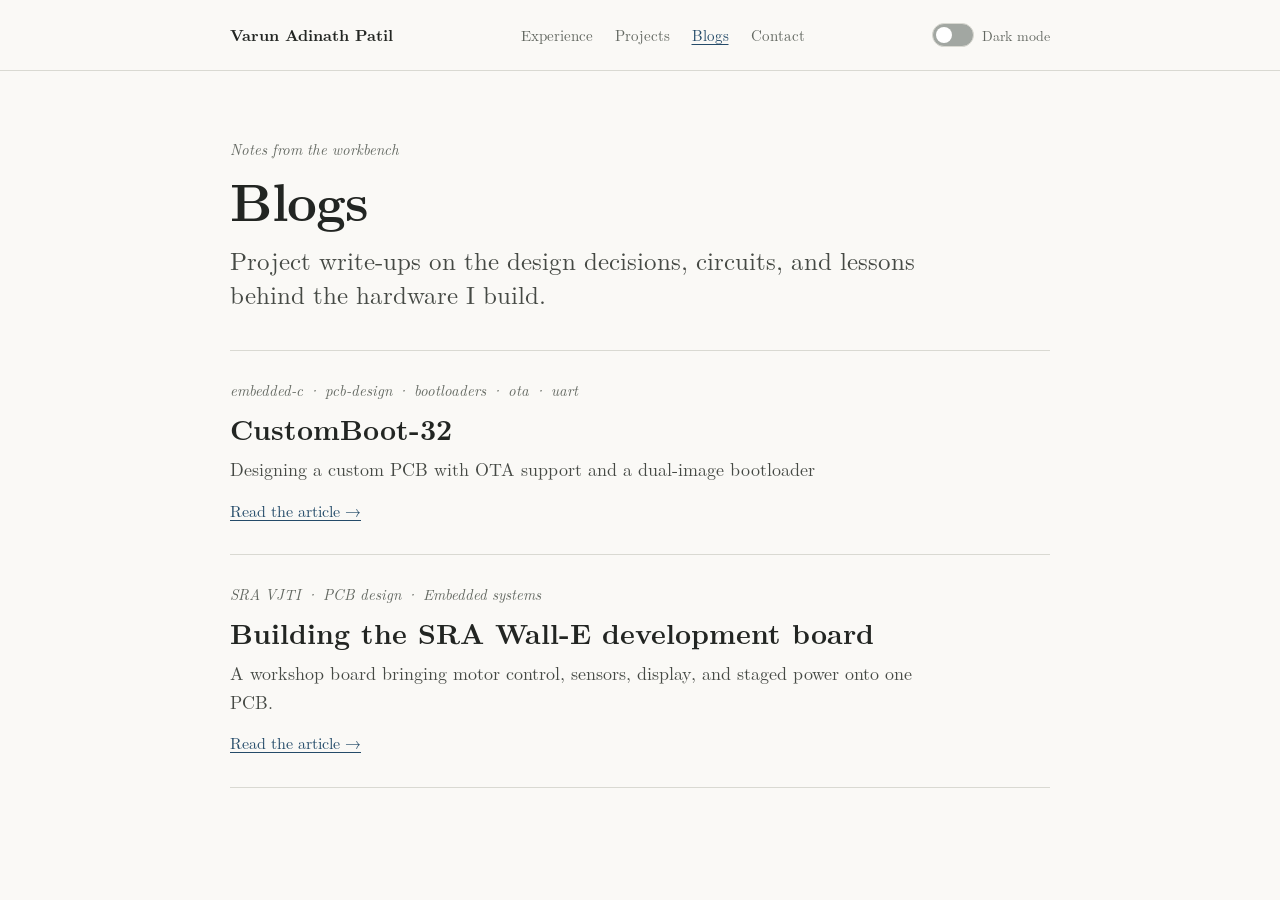
<file: blogs/index.html>
<!doctype html>
<html lang="en">

<head>
  <meta charset="utf-8">
  <meta name="viewport" content="width=device-width, initial-scale=1">
  <meta name="description" content="Engineering notes on analog electronics, embedded systems, and PCB design by Varun Patil.">
  <meta name="theme-color" content="#faf9f6">
  <title>Blogs — Varun Adinath Patil</title>
  <link rel="icon" type="image/svg+xml" href="../assets/favicon.svg?v=2">
  <link rel="icon" href="../assets/Varun.ico?v=2" sizes="16x16 24x24 32x32 48x48 64x64">
  <script>try { if (localStorage.getItem("portfolio-theme") === "dark") document.documentElement.dataset.theme = "dark"; } catch (_) {}</script>
  <script src="../assets/theme.js" defer></script>
  <link rel="stylesheet" href="blog.css">
</head>

<body>
  <header class="site-header">
    <div class="wrap">
      <a class="brand" href="../index.html">Varun Adinath Patil</a>
      <nav class="site-nav" aria-label="Primary"><a href="../index.html#experience">Experience</a><a href="../index.html#work">Projects</a><a href="index.html" aria-current="page">Blogs</a><a href="../index.html#contact">Contact</a></nav>
      <button class="theme-toggle" type="button" role="switch" aria-label="Dark mode" aria-checked="false"><span class="theme-toggle-track" aria-hidden="true"><span class="theme-toggle-knob"></span></span><span>Dark mode</span></button>
    </div>
  </header>

  <main class="wrap">
    <p class="eyebrow">Notes from the workbench</p>
    <h1>Blogs</h1>
    <p class="page-lead">Project write-ups on the design decisions, circuits, and lessons behind the hardware I build.</p>

    <section class="post-list" aria-label="Blog posts">
      <a class="post-card" href="customboot-32.html">
        <p class="post-meta">embedded-c · pcb-design · bootloaders · ota · uart</p>
        <h2>CustomBoot-32</h2>
        <p>Designing a custom PCB with OTA support and a dual-image bootloader</p>
        <span class="read-link">Read the article →</span>
      </a>
      <a class="post-card" href="sra-board.html">
        <p class="post-meta">SRA VJTI · PCB design · Embedded systems</p>
        <h2>Building the SRA Wall-E development board</h2>
        <p>A workshop board bringing motor control, sensors, display, and staged power onto one PCB.</p>
        <span class="read-link">Read the article →</span>
      </a>
    </section>
  </main>
</body>

</html>
</file>
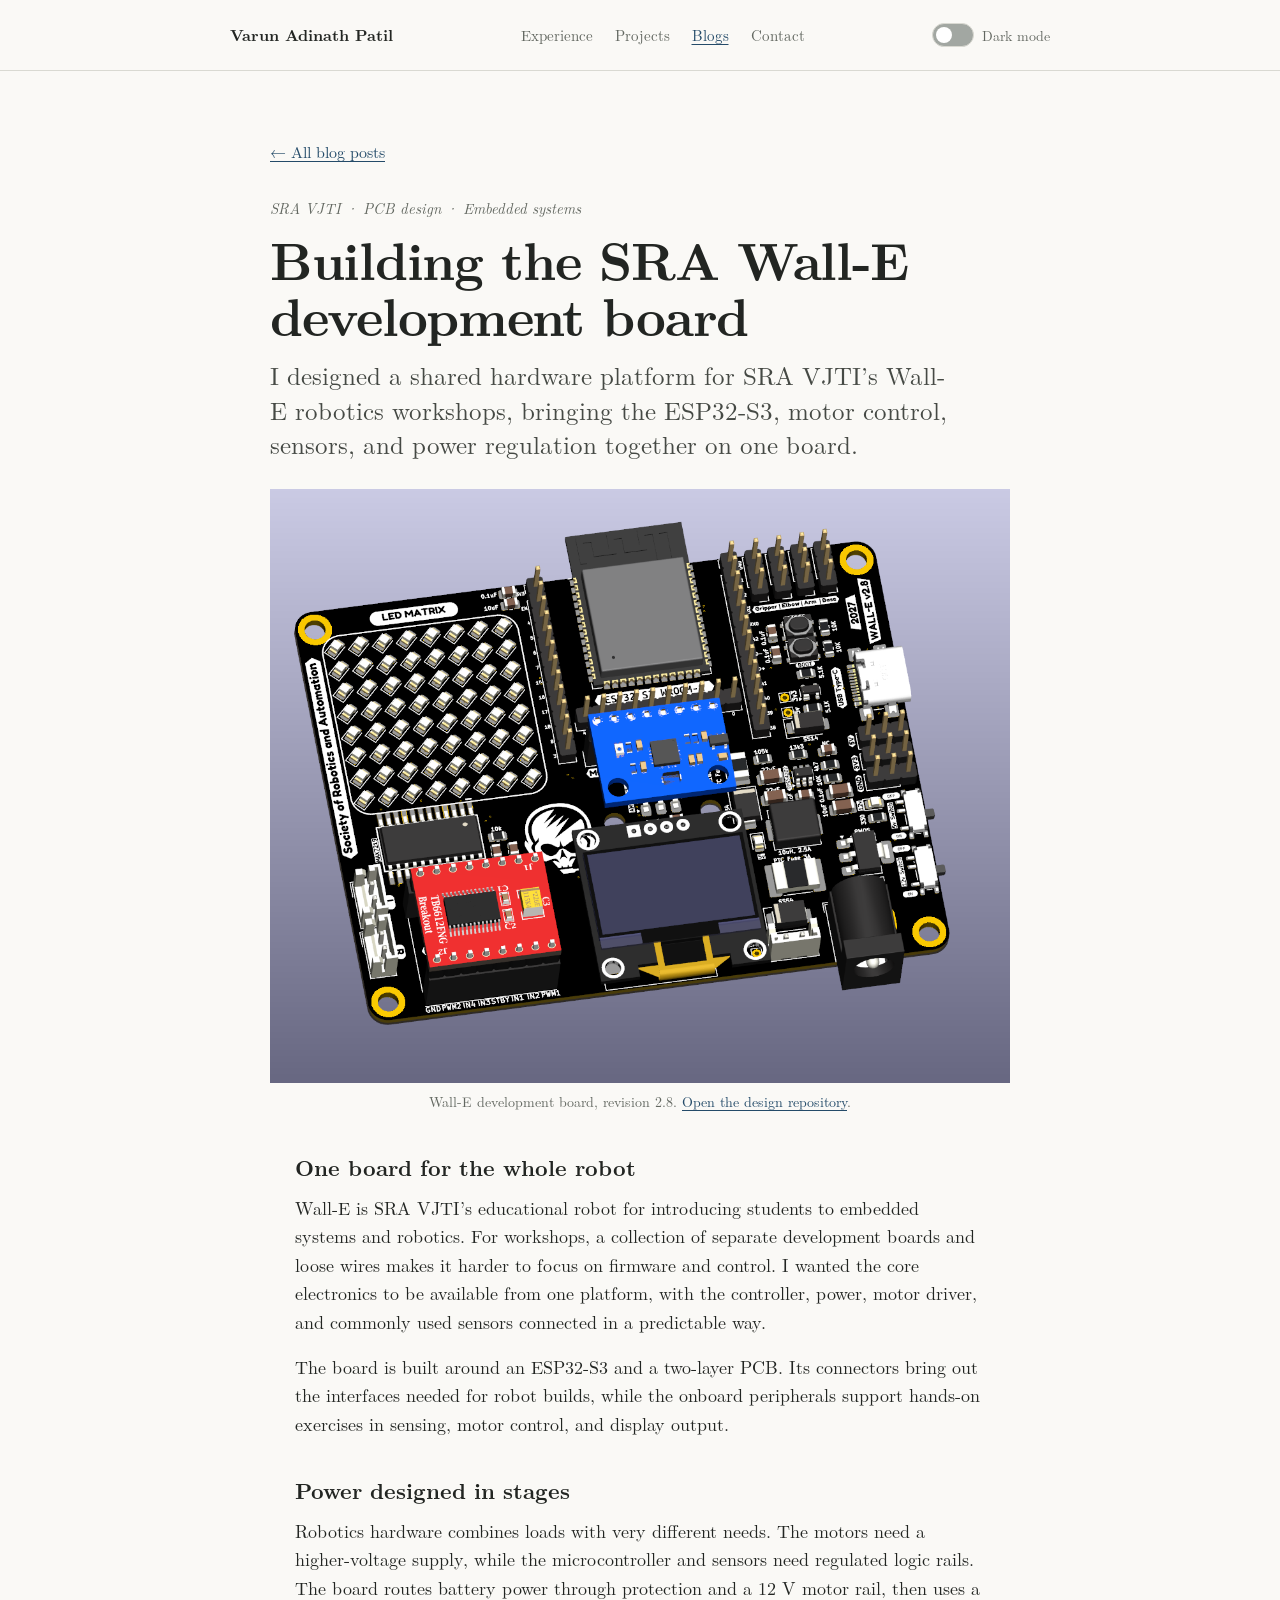
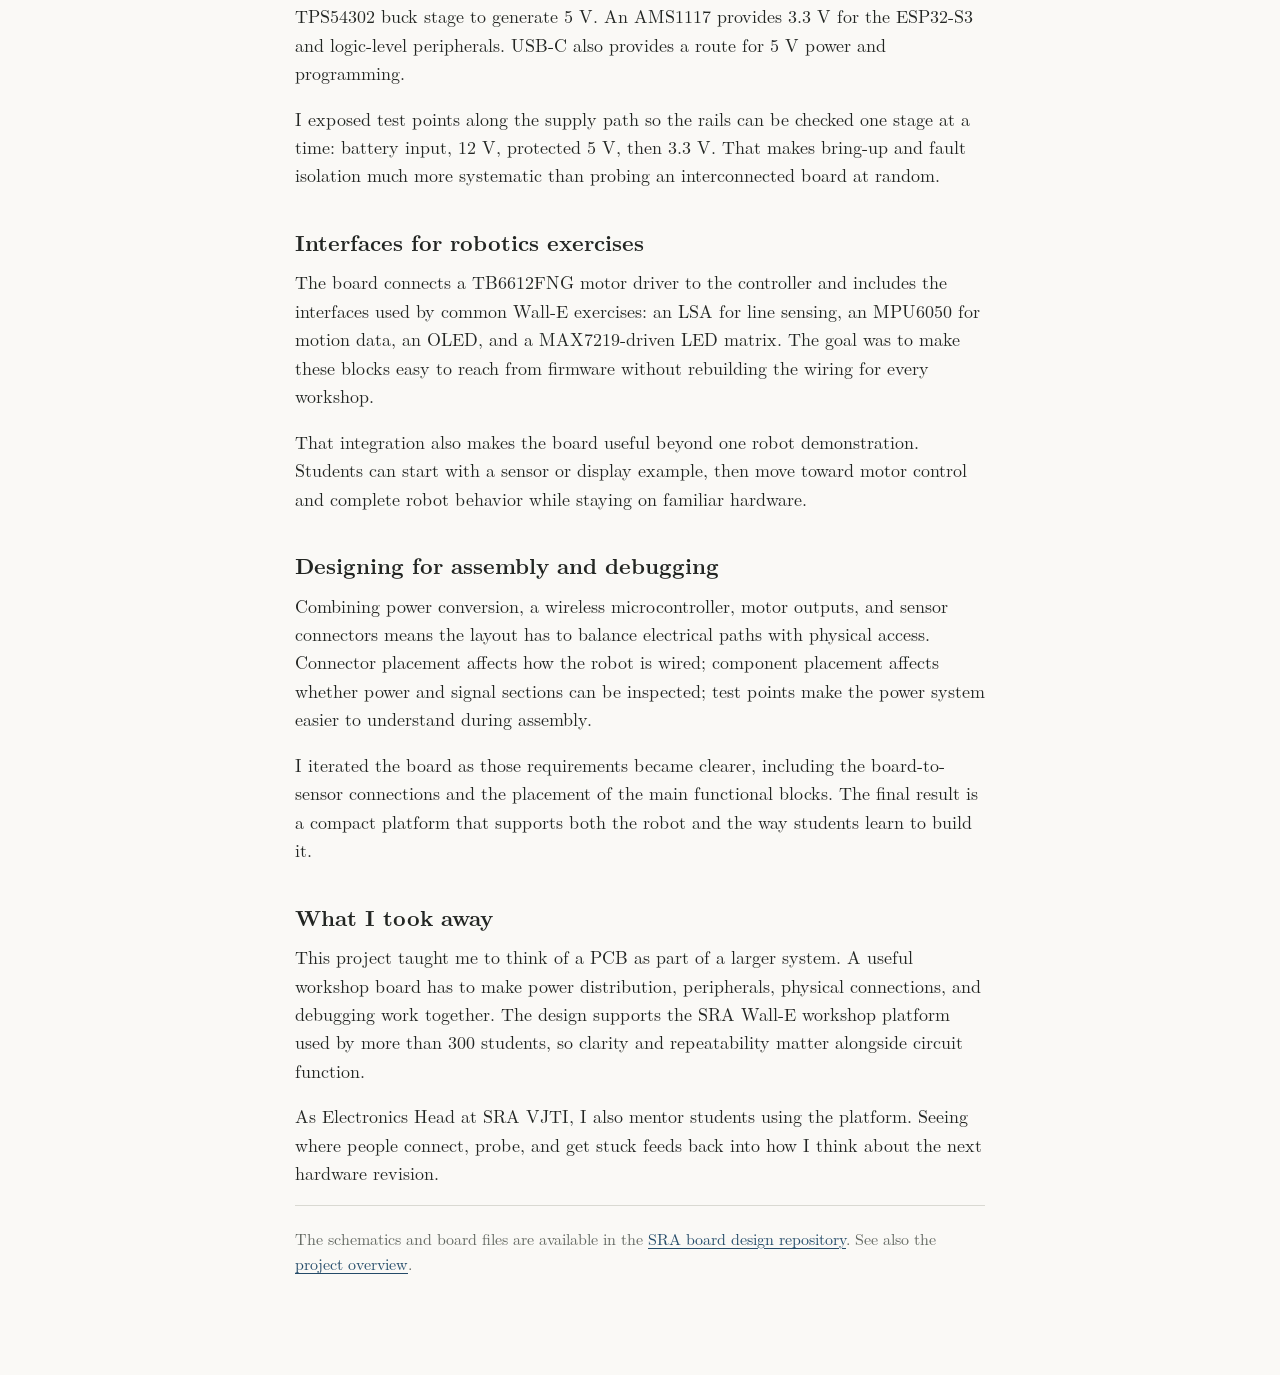
<file: blogs/sra-board.html>
<!doctype html>
<html lang="en">

<head>
  <meta charset="utf-8">
  <meta name="viewport" content="width=device-width, initial-scale=1">
  <meta name="description" content="How I designed the SRA VJTI Wall-E development board, bringing power, motor control, and sensors together for robotics workshops.">
  <meta name="theme-color" content="#faf9f6">
  <title>Building the SRA Wall-E Board — Varun Adinath Patil</title>
  <link rel="icon" type="image/svg+xml" href="../assets/favicon.svg?v=2">
  <link rel="icon" href="../assets/Varun.ico?v=2" sizes="16x16 24x24 32x32 48x48 64x64">
  <script>try { if (localStorage.getItem("portfolio-theme") === "dark") document.documentElement.dataset.theme = "dark"; } catch (_) {}</script>
  <script src="../assets/theme.js" defer></script>
  <link rel="stylesheet" href="blog.css">
</head>

<body>
  <header class="site-header">
    <div class="wrap">
      <a class="brand" href="../index.html">Varun Adinath Patil</a>
      <nav class="site-nav" aria-label="Primary"><a href="../index.html#experience">Experience</a><a href="../index.html#work">Projects</a><a href="index.html" aria-current="page">Blogs</a><a href="../index.html#contact">Contact</a></nav>
      <button class="theme-toggle" type="button" role="switch" aria-label="Dark mode" aria-checked="false"><span class="theme-toggle-track" aria-hidden="true"><span class="theme-toggle-knob"></span></span><span>Dark mode</span></button>
    </div>
  </header>

  <main>
    <article class="article-wrap">
      <a class="back-link" href="index.html">← All blog posts</a>
      <p class="eyebrow">SRA VJTI · PCB design · Embedded systems</p>
      <h1>Building the SRA Wall-E development board</h1>
      <p class="article-lead">I designed a shared hardware platform for SRA VJTI’s Wall-E robotics workshops, bringing the ESP32-S3, motor control, sensors, and power regulation together on one board.</p>

      <figure class="article-figure">
        <img src="../assets/sra-wall-e-v2.8.png" alt="3D render of the SRA VJTI Wall-E ESP32-S3 development board" width="1160" height="931" fetchpriority="high">
        <figcaption>Wall-E development board, revision 2.8. <a href="https://github.com/VarunAPatil/Wall-E-2027-Board-Design/tree/sra-board-s3" target="_blank" rel="noopener noreferrer">Open the design repository</a>.</figcaption>
      </figure>

      <div class="prose">
        <h2>One board for the whole robot</h2>
        <p>Wall-E is SRA VJTI’s educational robot for introducing students to embedded systems and robotics. For workshops, a collection of separate development boards and loose wires makes it harder to focus on firmware and control. I wanted the core electronics to be available from one platform, with the controller, power, motor driver, and commonly used sensors connected in a predictable way.</p>
        <p>The board is built around an ESP32-S3 and a two-layer PCB. Its connectors bring out the interfaces needed for robot builds, while the onboard peripherals support hands-on exercises in sensing, motor control, and display output.</p>

        <h2>Power designed in stages</h2>
        <p>Robotics hardware combines loads with very different needs. The motors need a higher-voltage supply, while the microcontroller and sensors need regulated logic rails. The board routes battery power through protection and a 12 V motor rail, then uses a TPS54302 buck stage to generate 5 V. An AMS1117 provides 3.3 V for the ESP32-S3 and logic-level peripherals. USB-C also provides a route for 5 V power and programming.</p>
        <p>I exposed test points along the supply path so the rails can be checked one stage at a time: battery input, 12 V, protected 5 V, then 3.3 V. That makes bring-up and fault isolation much more systematic than probing an interconnected board at random.</p>

        <h2>Interfaces for robotics exercises</h2>
        <p>The board connects a TB6612FNG motor driver to the controller and includes the interfaces used by common Wall-E exercises: an LSA for line sensing, an MPU6050 for motion data, an OLED, and a MAX7219-driven LED matrix. The goal was to make these blocks easy to reach from firmware without rebuilding the wiring for every workshop.</p>
        <p>That integration also makes the board useful beyond one robot demonstration. Students can start with a sensor or display example, then move toward motor control and complete robot behavior while staying on familiar hardware.</p>

        <h2>Designing for assembly and debugging</h2>
        <p>Combining power conversion, a wireless microcontroller, motor outputs, and sensor connectors means the layout has to balance electrical paths with physical access. Connector placement affects how the robot is wired; component placement affects whether power and signal sections can be inspected; test points make the power system easier to understand during assembly.</p>
        <p>I iterated the board as those requirements became clearer, including the board-to-sensor connections and the placement of the main functional blocks. The final result is a compact platform that supports both the robot and the way students learn to build it.</p>

        <h2>What I took away</h2>
        <p>This project taught me to think of a PCB as part of a larger system. A useful workshop board has to make power distribution, peripherals, physical connections, and debugging work together. The design supports the SRA Wall-E workshop platform used by more than 300 students, so clarity and repeatability matter alongside circuit function.</p>
        <p>As Electronics Head at SRA VJTI, I also mentor students using the platform. Seeing where people connect, probe, and get stuck feeds back into how I think about the next hardware revision.</p>

        <p class="article-end">The schematics and board files are available in the <a href="https://github.com/VarunAPatil/Wall-E-2027-Board-Design/tree/sra-board-s3" target="_blank" rel="noopener noreferrer">SRA board design repository</a>. See also the <a href="../index.html#work">project overview</a>.</p>
      </div>
    </article>
  </main>
</body>

</html>
</file>
<file: blogs/blog.css>
@font-face {
  font-family: "Latin Modern";
  src: url("../assets/fonts/latin-modern-regular.otf") format("opentype");
  font-style: normal;
  font-weight: 400;
  font-display: swap;
}

@font-face {
  font-family: "Latin Modern";
  src: url("../assets/fonts/latin-modern-bold.otf") format("opentype");
  font-style: normal;
  font-weight: 700;
  font-display: swap;
}

@font-face {
  font-family: "Latin Modern";
  src: url("../assets/fonts/latin-modern-italic.otf") format("opentype");
  font-style: italic;
  font-weight: 400;
  font-display: swap;
}

:root {
  color-scheme: light;
  --paper: #faf9f6;
  --ink: #222522;
  --muted: #626760;
  --rule: #d9d9d2;
  --link: #244b69;
  --link-hover: #102f47;
  --body-muted: #454944;
  --code-paper: #efeee9;
  --media-paper: #e9e8e2;
  --switch-track: #a2a7a2;
}

:root[data-theme="dark"] {
  color-scheme: dark;
  --paper: #1c1d1b;
  --ink: #f1eee7;
  --muted: #c2beb5;
  --rule: #575750;
  --link: #b9d9ee;
  --link-hover: #e0f1fb;
  --body-muted: #d3d0c9;
  --code-paper: #292b29;
  --media-paper: #292b29;
  --switch-track: #6d8da4;
}

*,
*::before,
*::after {
  box-sizing: border-box;
}

html {
  scroll-behavior: smooth;
}

body {
  margin: 0;
  background: var(--paper);
  color: var(--ink);
  font: 18px/1.58 "Latin Modern", "Times New Roman", serif;
}

a {
  color: var(--link);
  text-underline-offset: 3px;
  text-decoration-thickness: 1px;
}

a:hover {
  color: var(--link-hover);
}

a:focus-visible {
  outline: 2px solid var(--link);
  outline-offset: 3px;
}

img {
  display: block;
  max-width: 100%;
}

.wrap {
  width: min(100% - 52px, 820px);
  margin-inline: auto;
}

.site-header {
  border-bottom: 1px solid var(--rule);
}

.site-header .wrap {
  min-height: 70px;
  display: flex;
  align-items: center;
  justify-content: space-between;
  gap: 16px 32px;
}

.brand {
  color: var(--ink);
  font-size: 16px;
  font-weight: 700;
  text-decoration: none;
  white-space: nowrap;
}

.site-nav {
  display: flex;
  flex-wrap: wrap;
  gap: 7px 22px;
  font-size: 15px;
}

.site-nav a {
  color: var(--muted);
  text-decoration: none;
}

.site-nav a:hover,
.site-nav a:focus-visible,
.site-nav a[aria-current="page"] {
  color: var(--link);
  text-decoration: underline;
}

.theme-toggle {
  flex: 0 0 auto;
  display: inline-flex;
  align-items: center;
  gap: 8px;
  padding: 5px 0;
  border: 0;
  background: none;
  color: var(--muted);
  font: inherit;
  font-size: 14px;
  cursor: pointer;
}

.theme-toggle:hover,
.theme-toggle:focus-visible {
  color: var(--link);
}

.theme-toggle-track {
  position: relative;
  display: inline-block;
  width: 42px;
  height: 24px;
  flex: 0 0 auto;
  border: 1px solid var(--rule);
  border-radius: 999px;
  background: var(--switch-track);
  transition: background-color 160ms ease;
}

.theme-toggle-knob {
  position: absolute;
  top: 3px;
  left: 3px;
  width: 16px;
  height: 16px;
  border-radius: 50%;
  background: #fff;
  transition: transform 160ms ease;
}

:root[data-theme="dark"] .theme-toggle-knob {
  transform: translateX(18px);
}

main {
  padding: 66px 0 82px;
}

.eyebrow,
.post-meta {
  margin: 0 0 10px;
  color: var(--muted);
  font-size: 15px;
  font-style: italic;
}

h1 {
  margin: 0 0 16px;
  font-size: clamp(38px, 6vw, 52px);
  line-height: 1.08;
  letter-spacing: -.025em;
}

.page-lead,
.article-lead {
  max-width: 690px;
  margin: 0 0 38px;
  color: var(--body-muted);
  font-size: clamp(21px, 3vw, 25px);
  line-height: 1.38;
}

.post-list {
  border-top: 1px solid var(--rule);
}

.post-card {
  display: block;
  padding: 27px 0 30px;
  border-bottom: 1px solid var(--rule);
  color: inherit;
  text-decoration: none;
}

.post-card:hover h2,
.post-card:focus-visible h2 {
  color: var(--link);
  text-decoration: underline;
  text-underline-offset: 4px;
}

.post-card h2 {
  margin: 0 0 10px;
  font-size: 28px;
  line-height: 1.2;
}

.post-title {
  margin: 0 0 15px;
  font-size: clamp(38px, 6vw, 52px);
  line-height: 1.08;
  letter-spacing: -.025em;
}

.post-tags {
  display: flex;
  flex-wrap: wrap;
  gap: 7px;
  margin: 0 0 16px;
}

.post-tags .tag {
  padding: 2px 8px;
  border: 1px solid var(--rule);
  color: var(--muted);
  font-size: 12px;
  line-height: 1.55;
  text-decoration: none;
}

.post-tags .tag:hover,
.post-tags .tag:focus-visible {
  border-color: var(--link);
  color: var(--link);
}

.post-date {
  margin: 0 0 11px;
  color: var(--muted);
  font-size: 14px;
}

.post-description {
  max-width: 690px;
  margin: 0 0 29px;
  color: var(--body-muted);
  font-size: clamp(20px, 3vw, 24px);
  line-height: 1.4;
}

.original-post h2 {
  margin: 39px 0 13px;
  padding-top: 22px;
  border-top: 1px solid var(--rule);
  font-size: 23px;
  line-height: 1.3;
}

.original-post h3 {
  margin: 28px 0 10px;
  font-size: 20px;
  line-height: 1.3;
}

.original-post p {
  margin: 0 0 16px;
  overflow-wrap: anywhere;
}

.original-post ul {
  margin: 0 0 21px;
  padding-left: 24px;
}

.original-post li {
  padding-left: 4px;
  margin-bottom: 6px;
}

.original-post img {
  width: auto;
  height: auto;
  max-width: 100%;
  margin: 23px auto;
}

.original-post .pcb-image-pair {
  display: grid;
  grid-template-columns: repeat(2, minmax(0, 1fr));
  align-items: start;
  gap: 18px;
  margin: 23px 0 10px;
}

.original-post .pcb-image-pair img {
  width: 100%;
  margin: 0;
}

.original-post code {
  padding: 2px 5px;
  background: var(--code-paper);
  border: 1px solid var(--rule);
  border-radius: 2px;
  font-size: .9em;
  overflow-wrap: anywhere;
}

.original-post .post-description {
  margin-bottom: 28px;
}

.original-post .demo-video video {
  display: block;
  width: 100%;
  aspect-ratio: 16 / 9;
  border: 0;
  background: var(--media-paper);
}

.post-card p:not(.post-meta) {
  max-width: 690px;
  margin: 0 0 12px;
  color: var(--body-muted);
}

.read-link {
  color: var(--link);
  font-size: 16px;
  text-decoration: underline;
  text-underline-offset: 3px;
}

.article-wrap {
  width: min(100% - 52px, 740px);
  margin-inline: auto;
}

.back-link {
  display: inline-block;
  margin-bottom: 32px;
  font-size: 16px;
}

.article-lead {
  margin-bottom: 27px;
}

.article-figure {
  margin: 0 0 42px;
}

.article-figure img {
  width: auto;
  height: auto;
  max-width: 100%;
  margin-inline: auto;
}

figcaption {
  margin-top: 9px;
  color: var(--muted);
  font-size: 14px;
  line-height: 1.4;
  text-align: center;
}

.prose {
  max-width: 690px;
  margin-inline: auto;
}

.prose h2 {
  margin: 38px 0 12px;
  font-size: 22px;
  line-height: 1.3;
}

.prose p {
  margin: 0 0 17px;
  overflow-wrap: anywhere;
}

.prose ul {
  margin: 0 0 20px;
  padding-left: 24px;
}

.prose li {
  padding-left: 4px;
  margin-bottom: 6px;
}

.article-end {
  margin-top: 39px;
  padding-top: 20px;
  border-top: 1px solid var(--rule);
  color: var(--muted);
  font-size: 16px;
}

@media (max-width: 600px) {
  body {
    font-size: 17px;
  }

  .wrap,
  .article-wrap {
    width: min(100% - 36px, 820px);
  }

  .original-post .pcb-image-pair {
    grid-template-columns: 1fr;
  }

  .site-header .wrap {
    align-items: flex-start;
    flex-direction: column;
    justify-content: center;
    padding: 15px 0;
    gap: 6px;
  }

  .site-nav {
    gap: 5px 16px;
    font-size: 14px;
  }

  .theme-toggle {
    align-self: flex-start;
  }

  main {
    padding: 44px 0 62px;
  }

  .post-card h2 {
    font-size: 25px;
  }

  .post-title {
    font-size: 37px;
  }

  .original-post h2 {
    font-size: 21px;
  }

  .article-figure {
    margin-bottom: 33px;
  }
}

@media (prefers-reduced-motion: reduce) {
  html {
    scroll-behavior: auto;
  }
}
</file>
